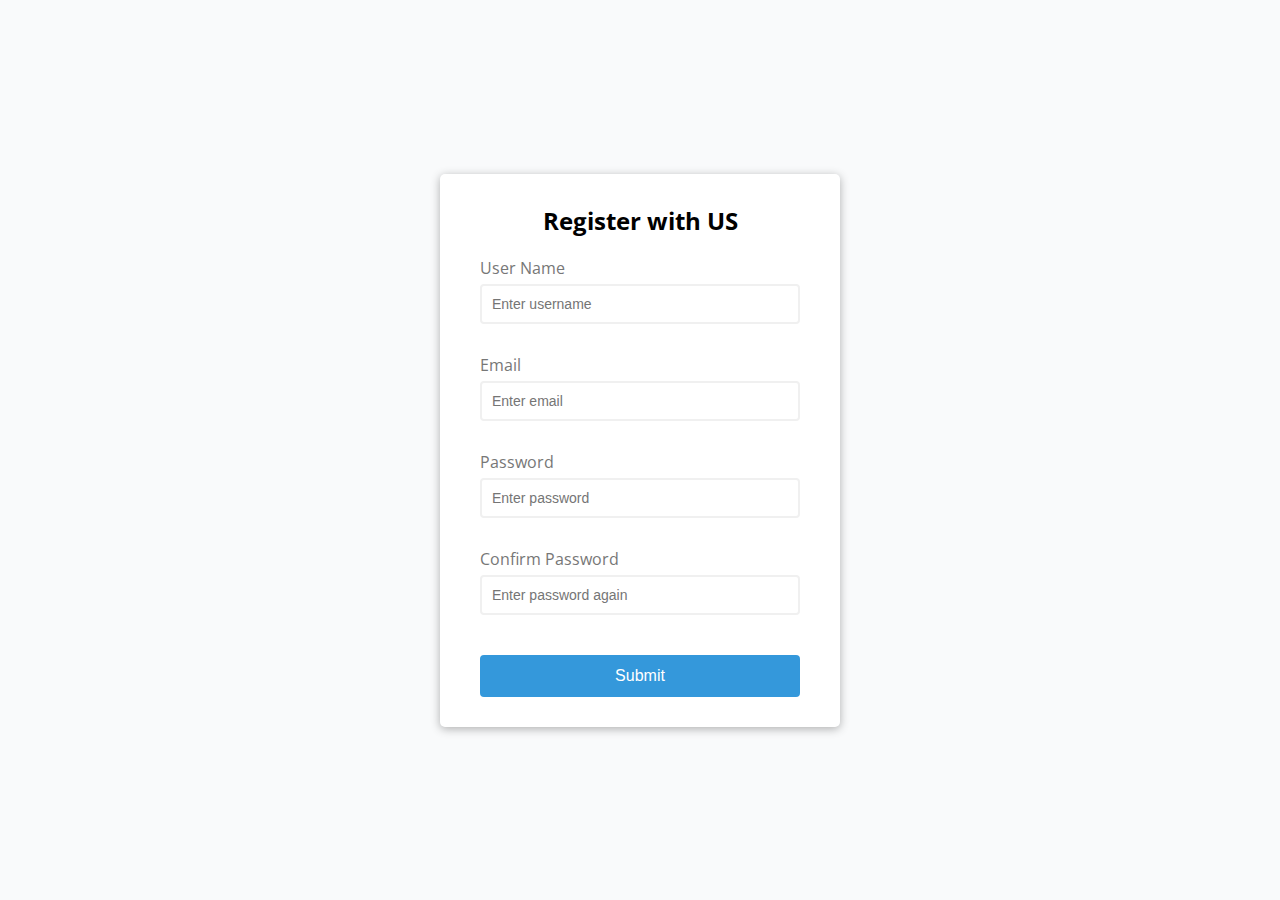
<file: 1.Form-Validator/index.html>
<!DOCTYPE html>
<html lang="en">
  <head>
    <meta charset="UTF-8" />
    <meta name="viewport" content="width=device-width, initial-scale=1.0" />
    <link rel="stylesheet" href="style.css" />
    <title>Form Validator</title>
  </head>
  <body>
    <div class="container">
      <form id="form" class="form">
        <h2>Register with US</h2>
        <div class="form-control">
          <label for="username">User Name</label>
          <input type="text" id="username" placeholder="Enter username" />
          <small>Error message</small>
        </div>
        <div class="form-control">
          <label for="email">Email</label>
          <input type="text" id="email" placeholder="Enter email" />
          <small>Error message</small>
        </div>
        <div class="form-control">
          <label for="password">Password</label>
          <input type="password" id="password" placeholder="Enter password" />
          <small>Error message</small>
        </div>
        <div class="form-control">
          <label for="password2"> Confirm Password</label>
          <input
            type="password"
            id="password2"
            placeholder="Enter password again"
          />
          <small>Error message</small>
        </div>
        <button>Submit</button>
      </form>
    </div>

    <script src="script.js"></script>
  </body>
</html>
</file>
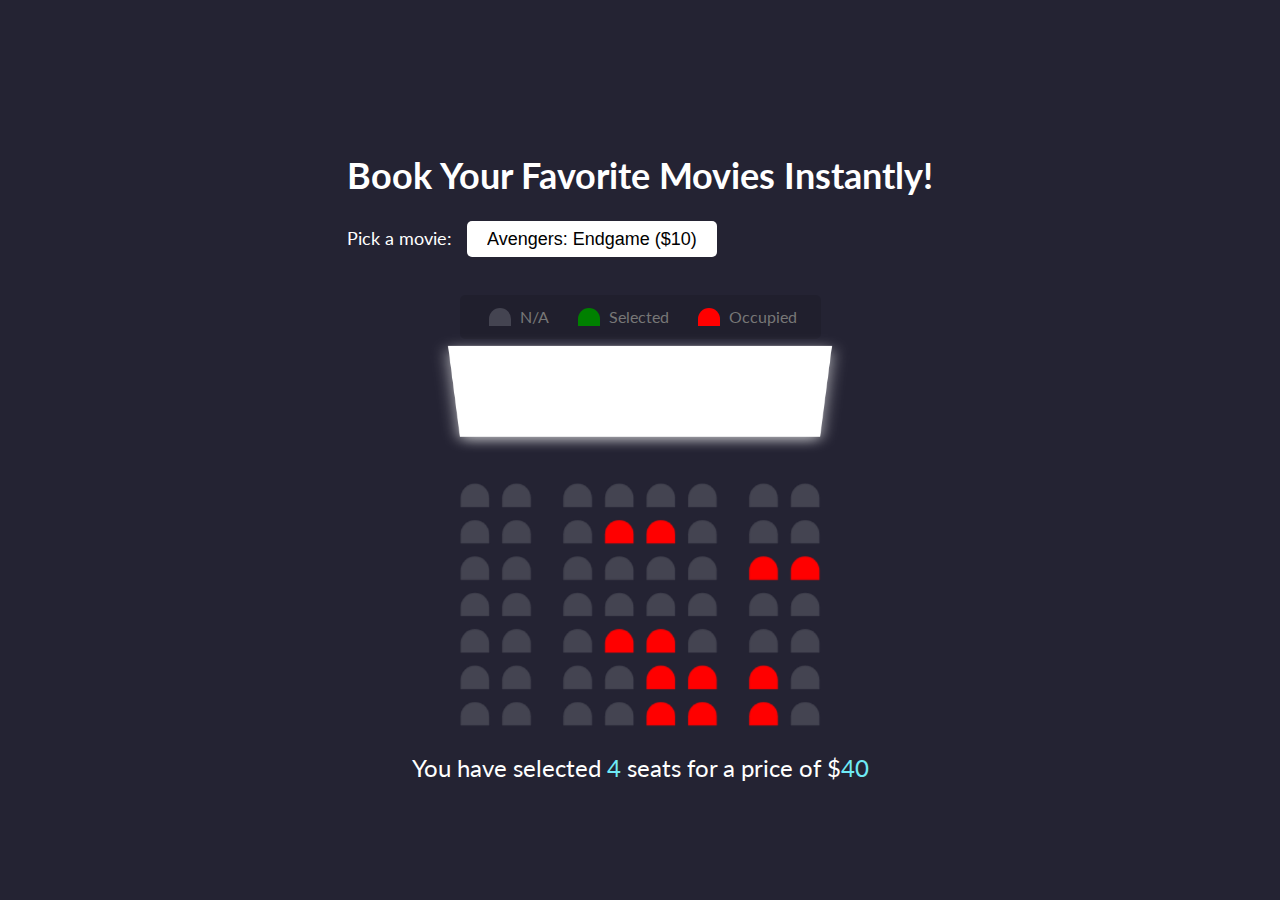
<file: 2.Movie-Seat-Booking/index.html>
<!DOCTYPE html>
<html lang="en">
  <head>
    <meta charset="UTF-8" />
    <meta name="viewport" content="width=device-width, initial-scale=1.0" />
    <meta http-equiv="X-UA-Compatible" content="ie=edge" />
    <link rel="stylesheet" href="style.css" />
    <title>Movie Seat Booking</title>
  </head>
  <body>
    <div class="movie-container">
      <h1>Book Your Favorite Movies Instantly!</h1>
      <label class="label">Pick a movie:</label>
      <select id="movie">
        <option value="10">Avengers: Endgame ($10)</option>
        <option value="12">Joker ($12)</option>
        <option value="8">Toy Story 4 ($8)</option>
        <option value="9">The Lion King ($9)</option>
      </select>
    </div>

    <ul class="showcase">
      <li>
        <div class="seat"></div>
        <small>N/A</small>
      </li>
      <li>
        <div class="seat selected"></div>
        <small>Selected</small>
      </li>
      <li>
        <div class="seat occupied"></div>
        <small>Occupied</small>
      </li>
    </ul>

    <div class="container">
      <div class="screen"></div>

      <div class="row">
        <div class="seat"></div>
        <div class="seat"></div>
        <div class="seat"></div>
        <div class="seat"></div>
        <div class="seat"></div>
        <div class="seat"></div>
        <div class="seat"></div>
        <div class="seat"></div>
      </div>
      <div class="row">
        <div class="seat"></div>
        <div class="seat"></div>
        <div class="seat"></div>
        <div class="seat occupied"></div>
        <div class="seat occupied"></div>
        <div class="seat"></div>
        <div class="seat"></div>
        <div class="seat"></div>
      </div>
      <div class="row">
        <div class="seat"></div>
        <div class="seat"></div>
        <div class="seat"></div>
        <div class="seat"></div>
        <div class="seat"></div>
        <div class="seat"></div>
        <div class="seat occupied"></div>
        <div class="seat occupied"></div>
      </div>
      <div class="row">
        <div class="seat"></div>
        <div class="seat"></div>
        <div class="seat"></div>
        <div class="seat"></div>
        <div class="seat"></div>
        <div class="seat"></div>
        <div class="seat"></div>
        <div class="seat"></div>
      </div>
      <div class="row">
        <div class="seat"></div>
        <div class="seat"></div>
        <div class="seat"></div>
        <div class="seat occupied"></div>
        <div class="seat occupied"></div>
        <div class="seat"></div>
        <div class="seat"></div>
        <div class="seat"></div>
      </div>
      <div class="row">
        <div class="seat"></div>
        <div class="seat"></div>
        <div class="seat"></div>
        <div class="seat"></div>
        <div class="seat occupied"></div>
        <div class="seat occupied"></div>
        <div class="seat occupied"></div>
        <div class="seat"></div>
      </div>
      <div class="row">
        <div class="seat"></div>
        <div class="seat"></div>
        <div class="seat"></div>
        <div class="seat"></div>
        <div class="seat occupied"></div>
        <div class="seat occupied"></div>
        <div class="seat occupied"></div>
        <div class="seat"></div>
      </div>
    </div>

    <p class="text">
      You have selected <span id="count">4</span> seats for a price of $<span
        id="total"
        >40</span
      >
    </p>

    <script src="script.js"></script>
  </body>
</html>
</file>
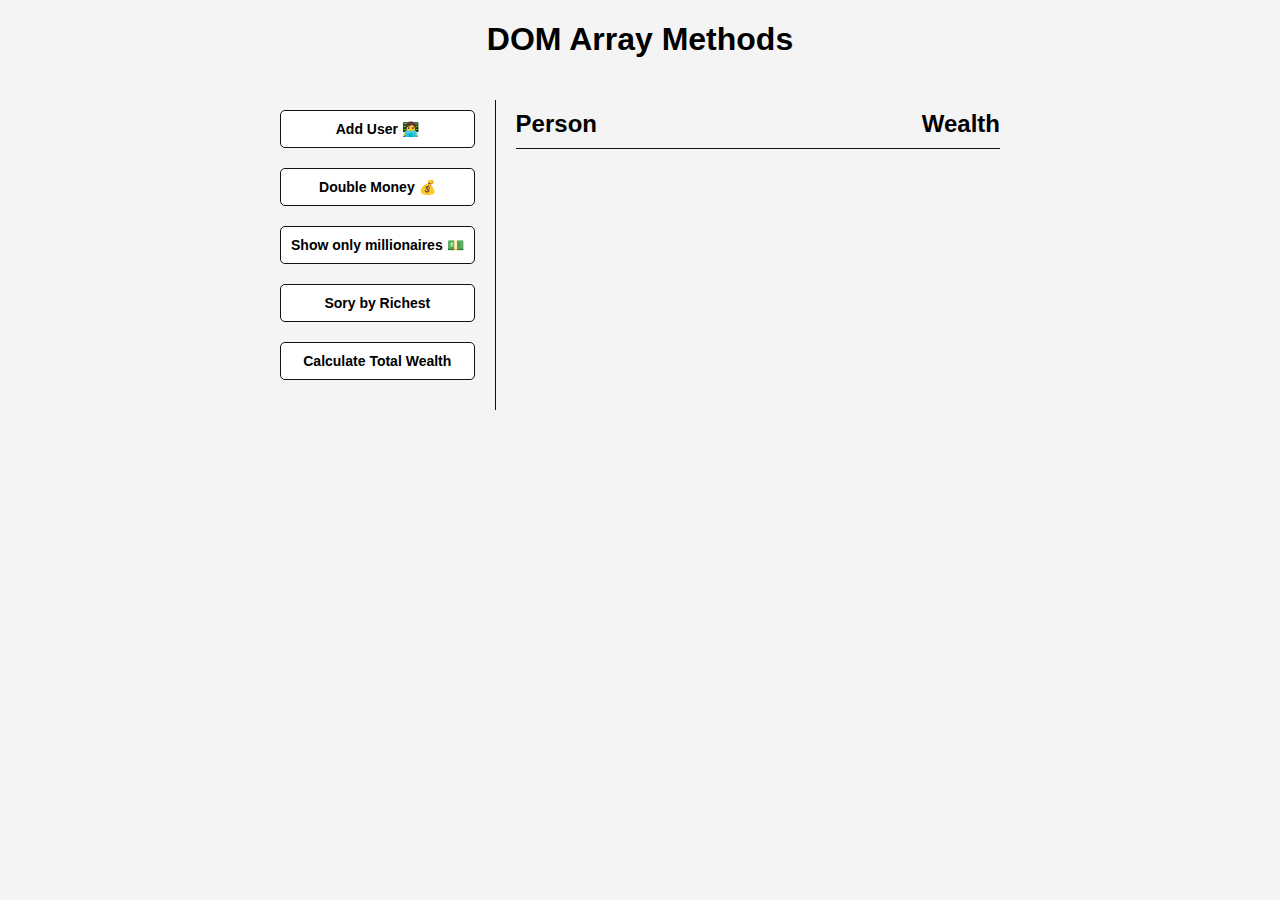
<file: 4.DOM Array Methods/index.html>
<!DOCTYPE html>
<html lang="en">
  <head>
    <meta charset="UTF-8" />
    <meta name="viewport" content="width=device-width, initial-scale=1.0" />
    <link rel="stylesheet" href="style.css" />
    <title>DOM Array Methods</title>
  </head>
  <body>
    <h1>DOM Array Methods</h1>

    <div class="container">
      <aside>
        <button id="add-user">Add User 👩‍💻</button>
        <button id="double">Double Money 💰</button>
        <button id="show-millionaires">Show only millionaires 💵</button>
        <button id="sort">Sory by Richest</button>
        <button id="calculate-wealth">Calculate Total Wealth</button>
      </aside>

      <main id="main">
        <h2><strong>Person</strong> Wealth</h2>
      </main>
    </div>

    <script src="script.js"></script>
  </body>
</html>
</file>
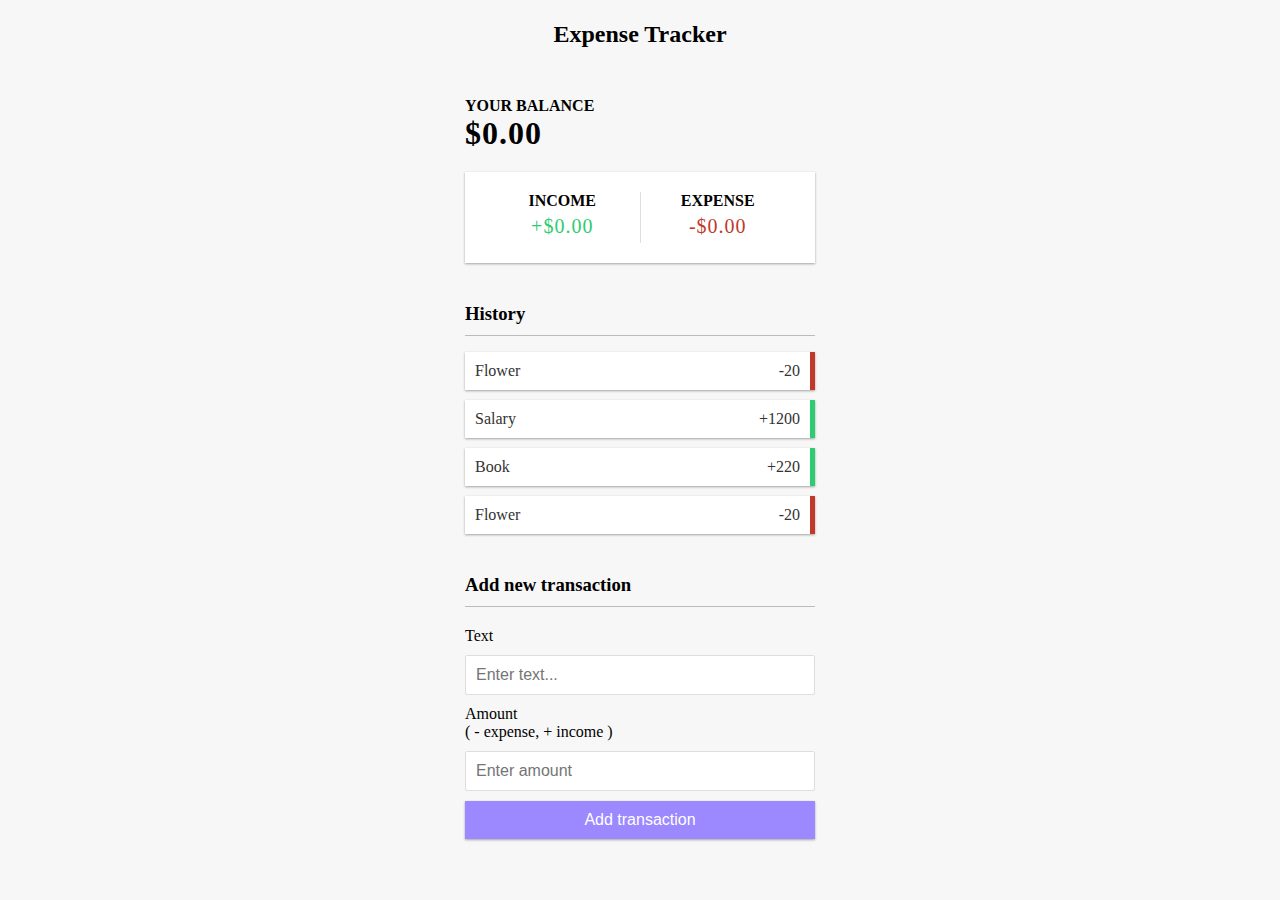
<file: 5.Expense-Tracker/index.html>
<!DOCTYPE html>
<html lang="en">
  <head>
    <meta charset="UTF-8" />
    <meta name="viewport" content="width=device-width, initial-scale=1.0" />
    <link rel="stylesheet" href="style.css" />
    <title>Expense Tracker</title>
  </head>
  <body>
    <h2>Expense Tracker</h2>

    <div class="container">
      <h4>Your Balance</h4>
      <h1 id="balance">$0.00</h1>

      <div class="inc-exp-container">
        <div class="">
          <h4>Income</h4>
          <p id="money-plus" class="money plus">+$0.00</p>
        </div>
        <div class="">
          <h4>Expense</h4>
          <p id="money-minus" class="money minus">-$0.00</p>
        </div>
      </div>

      <h3>History</h3>
      <ul id="list" class="list">
        <!-- <li class="minus">
          Cash <span>-$400</span><button class="delete-btn">x</button>
        </li> -->
      </ul>
      <h3>Add new transaction</h3>
      <form id="form">
        <div class="form-control">
          <label for="text">Text</label>
          <input type="text" id="text" placeholder="Enter text..." />
        </div>

        <div class="form-control">
          <label for="amount"
            >Amount<br />
            ( - expense, + income )
          </label>
          <input type="number" id="amount" placeholder="Enter amount" />
        </div>
        <button class="btn">Add transaction</button>
      </form>
    </div>

    <script src="script.js"></script>
  </body>
</html>
</file>
<file: 1.Form-Validator/style.css>
@import url("https://fonts.googleapis.com/css2?family=Josefin+Sans:ital,wght@0,100..700;1,100..700&family=Open+Sans:ital,wght@0,300..800;1,300..800&display=swap");

:root {
  --success-color: #2ecc71;
  --error-color: #e74c3c;
}

* {
  box-sizing: border-box;
}

body {
  background-color: #f9fafb;
  font-family: "Open Sans", sans-serif;
  display: flex;
  align-items: center;
  justify-content: center;
  min-height: 100vh;
  margin: 0;
}

.container {
  background-color: white;
  border-radius: 5px;
  box-shadow: 0 2px 10px rgba(0, 0, 0, 0.3);
  width: 400px;
}

.form {
  padding: 30px 40px;
}

h2 {
  text-align: center;
  margin: 0 0 20px;
}

.form-control {
  margin-bottom: 10px;
  padding-bottom: 20px;
  position: relative;
}

.form-control label {
  color: #777;
  display: block;
  margin-bottom: 5px;
}

.form-control input {
  border: 2px solid #f0f0f0;
  border-radius: 4px;
  width: 100%;
  padding: 10px;
  font-size: 14px;
}

.form-control input:focus {
  outline: 0;
  border-color: #777;
}

.form-control.success input {
  border-color: var(--success-color);
}

.form-control.error input {
  border-color: var(--error-color);
}

.form-control small {
  color: var(--error-color);
  position: absolute;
  bottom: 0;
  left: 0;
  visibility: hidden;
}

.form-control.error small {
  visibility: visible;
}

.form button {
  cursor: pointer;
  background-color: #3498db;
  border: 2px solid #3498db;
  border-radius: 4px;
  color: white;
  display: block;
  font-size: 16px;
  padding: 10px;
  margin-top: 20px;
  width: 100%;
}
</file>
<file: 2.Movie-Seat-Booking/style.css>
@import url("https://fonts.googleapis.com/css?family=Lato&display=swap");

* {
  box-sizing: border-box;
}

body {
  background-color: #242333;
  color: #fff;
  display: flex;
  flex-direction: column;
  align-items: center;
  justify-content: center;
  height: 100vh;
  font-family: "Lato", sans-serif;
  margin: 0;
  font-size: 18px;
}

.movie-container {
  margin: 20px 0;
}

.movie-container select {
  background-color: #fff;
  border: 0;

  border-radius: 5px;
  font-size: 18px;
  margin-left: 10px;
  padding: 8px 20px;
  -moz-appearance: none;
  -webkit-appearance: none;
  appearance: none;
}

.container {
  perspective: 1000px;
  margin-bottom: 50px;
  transform: scale(1.3);
}

.seat {
  background-color: #444451;
  height: 18px;
  width: 22px;
  margin: 5px;
  border-top-left-radius: 12px;
  border-top-right-radius: 12px;
}

.seat.selected {
  background-color: green;
}

.seat.occupied {
  background-color: red;
}

.seat:nth-of-type(2) {
  margin-right: 20px;
}

.seat:nth-last-of-type(2) {
  margin-left: 20px;
}

.seat:not(.occupied):hover {
  cursor: pointer;
  transform: scale(1.3);
}

.showcase .seat:not(.occupied):hover {
  cursor: default;
  transform: scale(1);
}

.showcase {
  background: rgba(0, 0, 0, 0.1);
  padding: 8px 12px;
  border-radius: 5px;
  color: #777;
  list-style-type: none;
  display: flex;
  justify-content: space-between;
}

.showcase li {
  display: flex;
  align-items: center;
  justify-content: center;
  margin: 0 12px;
}

.showcase li small {
  margin-left: 4px;
  font-size: 16px;
}

.row {
  display: flex;
}

.screen {
  background-color: #fff;
  height: 90px;
  width: 100%;
  margin: 20px 0;
  transform: rotateX(-45deg);
  box-shadow: 0 4px 12px rgba(255, 255, 255, 0.7);
}

p.text {
  margin-top: 20px;
  margin-bottom: 10px;
  text-align: center;
  font-size: 24px;
}

p.text span {
  color: #6feaf6;
}
</file>
<file: 4.DOM Array Methods/style.css>
* {
  box-sizing: border-box;
}

body {
  background: #f4f4f4;
  font-family: Arial, Helvetica, sans-serif;
  display: flex;
  flex-direction: column;
  align-items: center;
  min-height: 100vh;
  margin: 0;
}

.container {
  display: flex;
  padding: 20px;
  margin: 0 auto;
  max-width: 100%;
  width: 800px;
}

aside {
  padding: 10px 20px;
  border-right: 1px solid #111;
}

button {
  background-color: #fff;
  border: solid 1px #111;
  border-radius: 5px;
  display: block;
  width: 100%;
  padding: 10px;
  margin-bottom: 20px;
  font-weight: bold;
  font-size: 14px;
  cursor: pointer;
}

main {
  flex: 1;
  padding: 10px 20px;
}

h2 {
  border-bottom: 1px solid #111;
  padding-bottom: 10px;
  display: flex;
  justify-content: space-between;
  font-size: 300;
  margin: 0 0 20px;
}
h3 {
  background-color: #fff;
  border-bottom: 1px solid #111;
  padding: 10px;
  display: flex;
  justify-content: space-between;
  font-size: 300;
  margin: 20px 0 0;
}

.person {
  display: flex;
  justify-content: space-between;
  font-size: 20px;
  margin-bottom: 10px;
}
</file>
<file: 5.Expense-Tracker/style.css>
:root {
  --box-shadow: 0 1px 3px rgba(0, 0, 0, 0.12), 0 1px 2px rgba(0, 0, 0, 0.24);
}

* {
  box-sizing: border-box;
}

body {
  background-color: #f7f7f7;
  display: flex;
  flex-direction: column;
  align-items: center;
  justify-content: center;
  min-height: 100vh;
  margin: 0;
  font-family: "Lato" sans-serif;
}

.container {
  margin: 30px auto;
  width: 350px;
}

h1 {
  letter-spacing: 1px;
  margin: 0;
}

h3 {
  border-bottom: 1px solid #bbb;
  padding-bottom: 10px;
  margin: 40px 0 10px;
}

h4 {
  margin: 0;
  text-transform: uppercase;
}

.inc-exp-container {
  background-color: #fff;
  box-shadow: var(--box-shadow);
  padding: 20px;
  display: flex;
  justify-content: space-between;
  margin: 20px 0;
}

.inc-exp-container > div {
  flex: 1;
  text-align: center;
}

.inc-exp-container > div:first-of-type {
  border-right: 1px solid #dedede;
}

.money {
  font-size: 20px;
  letter-spacing: 1px;
  margin: 5px 0;
}

.money.plus {
  color: #2ecc71;
}

.money.minus {
  color: #c0392b;
}

label {
  display: inline-block;
  margin: 10px 0;
}

input[type="text"],
input[type="number"] {
  border: 1px solid #dedede;
  border-radius: 2px;
  display: block;
  font-size: 16px;
  padding: 10px;
  width: 100%;
}

.btn {
  background-color: #9c88ff;
  box-shadow: var(--box-shadow);
  color: #fff;
  border: 0;
  display: block;
  font-size: 16px;
  margin: 10px 0 30px;
  padding: 10px;
  width: 100%;
}

.btn:focus,
.delete-btn:focus {
  outline: 0;
}

.list {
  list-style-type: none;
  padding: 0;
  margin-bottom: 40px;
}

.list li {
  background-color: #fff;
  box-shadow: var(--box-shadow);
  color: #333;
  display: flex;
  justify-content: space-between;
  position: relative;
  padding: 10px;
  margin: 10px 0;
}

.list li.plus {
  border-right: 5px solid #2ecc71;
}

.list li.minus {
  border-right: 5px solid #c0392b;
}

.delete-btn {
  background-color: #e74c3c;
  cursor: pointer;
  border: 0;
  color: #fff;
  font-size: 20px;
  line-height: 20px;
  padding: 2px 5px;
  position: absolute;
  top: 50%;
  left: 0;
  transform: translate(-100%, -50%);
  opacity: 0;
  transition: opacity 0.3s ease;
}

.list li:hover .delete-btn {
  opacity: 1;
}
</file>
